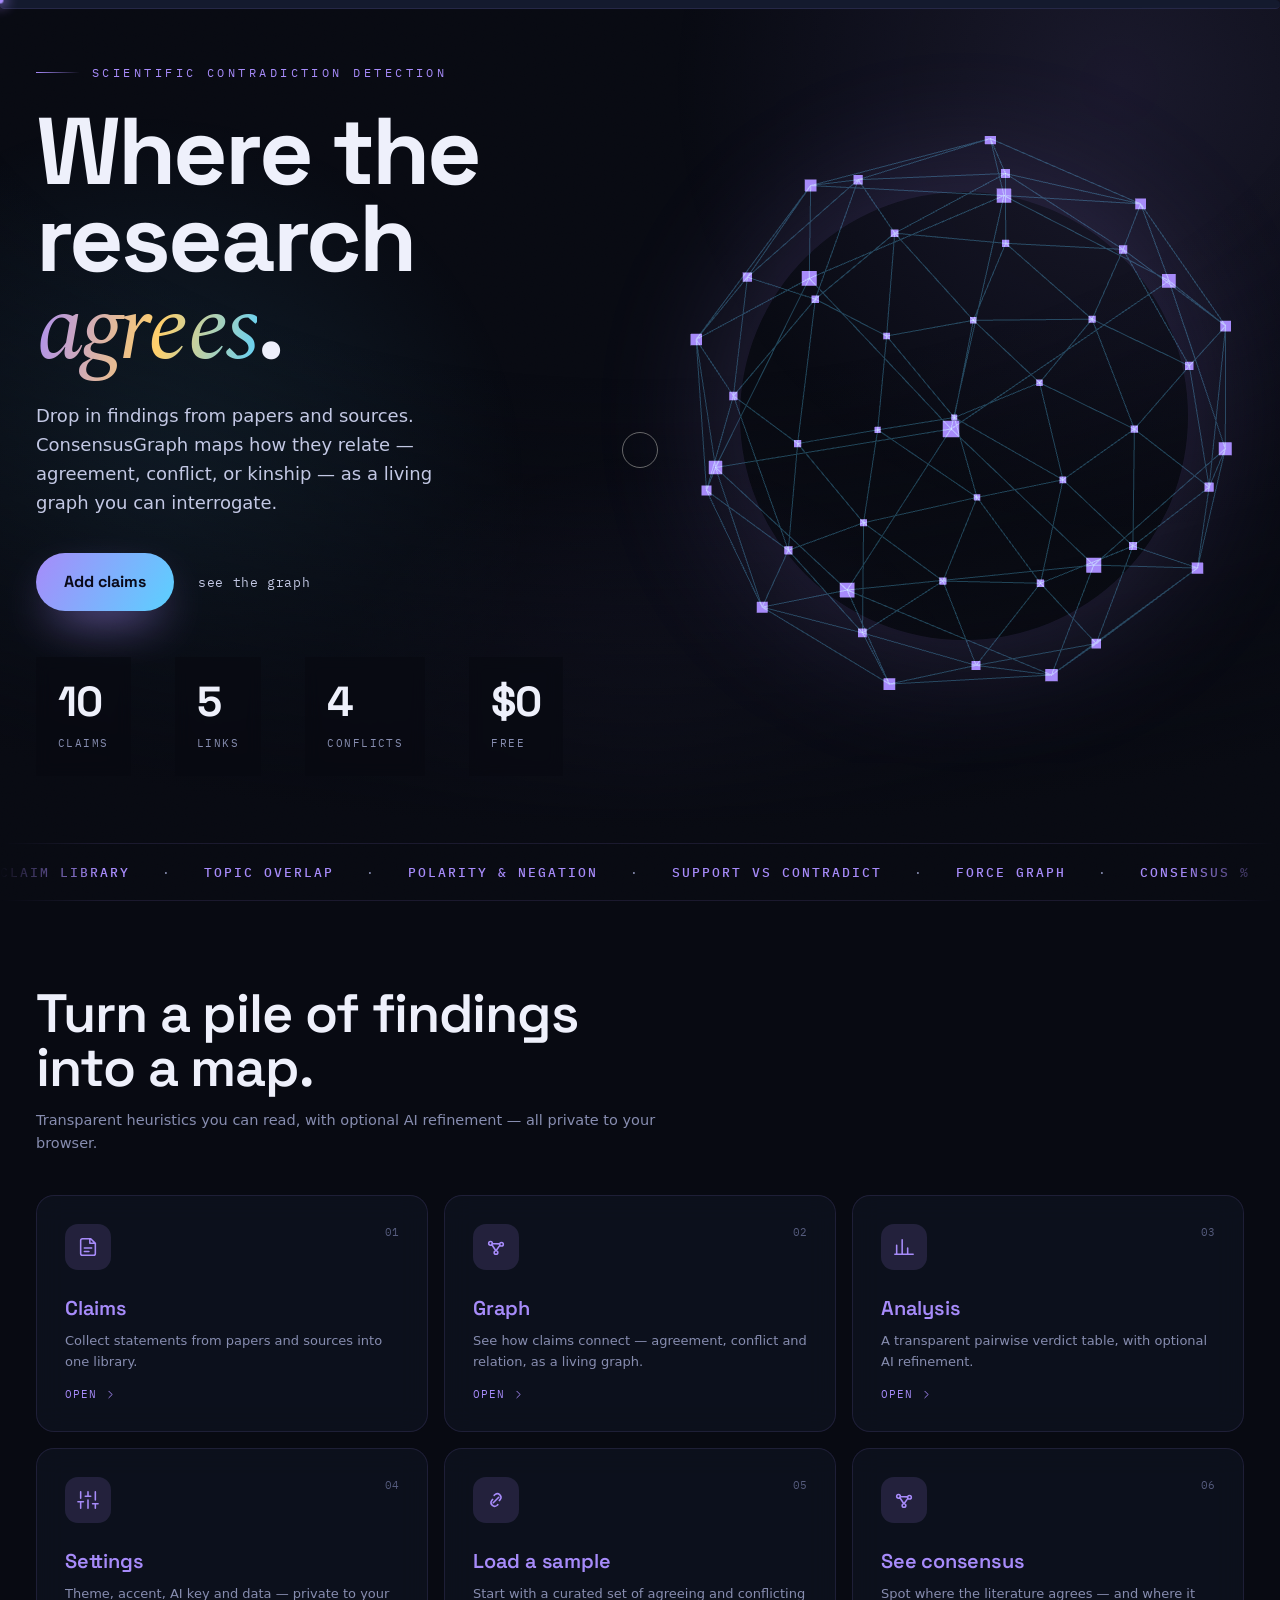
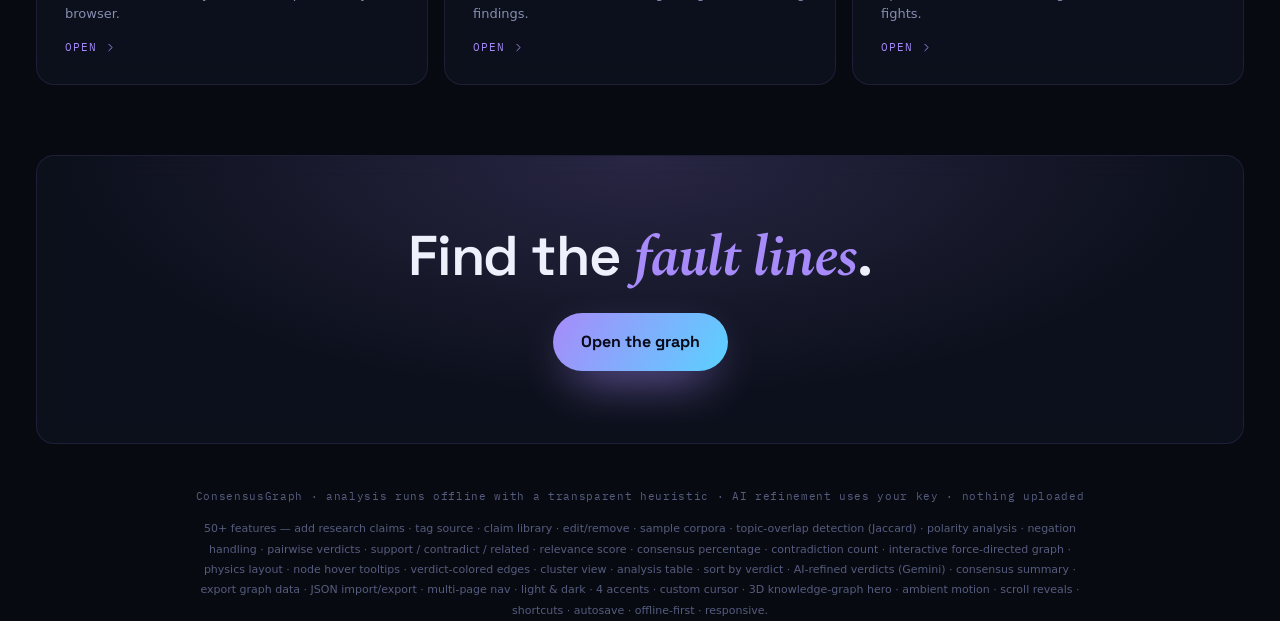
<file: index.html>
<!doctype html><html lang="en" data-theme="dark"><head><meta charset="utf-8"><meta name="viewport" content="width=device-width,initial-scale=1,viewport-fit=cover"><title>ConsensusGraph — where research agrees</title><meta name="description" content="Collect research claims and see where the literature agrees and contradicts — a transparent, offline contradiction-detection graph.">
<link rel="stylesheet" href="core.css"><link rel="stylesheet" href="app.css"></head><body><div id="topbar"></div>
<main class="home">
  <section class="hero2"><div class="hero2-in">
    <div class="hero2-copy reveal"><div class="kicker">Scientific contradiction detection</div><h1>Where the research <em>agrees</em>.</h1><p>Drop in findings from papers and sources. ConsensusGraph maps how they relate — agreement, conflict, or kinship — as a living graph you can interrogate.</p><div class="cta-row"><a class="btn-xl" href="claims.html" data-mag>Add claims</a><a class="btn-ghost" href="graph.html">see the graph</a></div><div class="metastrip" id="meta"></div></div>
    <div class="hero2-visual reveal"><canvas id="hero3d"></canvas></div>
  </div></section>
  <div class="marquee2"><div class="marq-track" id="marq"></div></div>
  <section class="feat2"><div class="feat2-head reveal"><h2>Turn a pile of findings into a map.</h2><p>Transparent heuristics you can read, with optional AI refinement — all private to your browser.</p></div><div class="feat2-grid" id="fgrid"></div></section>
  <section class="cta2"><div class="cta2-in reveal"><h2>Find the <em>fault lines</em>.</h2><a class="btn-xl" href="graph.html" data-mag>Open the graph</a></div></section>
  <div class="foot">ConsensusGraph · analysis runs offline with a transparent heuristic · AI refinement uses your key · nothing uploaded</div>
  <div class="feat" id="featlist"></div>
</main><script src="three.min.js"></script><script src="app.js"></script><script src="core.js"></script></body></html>
</file>
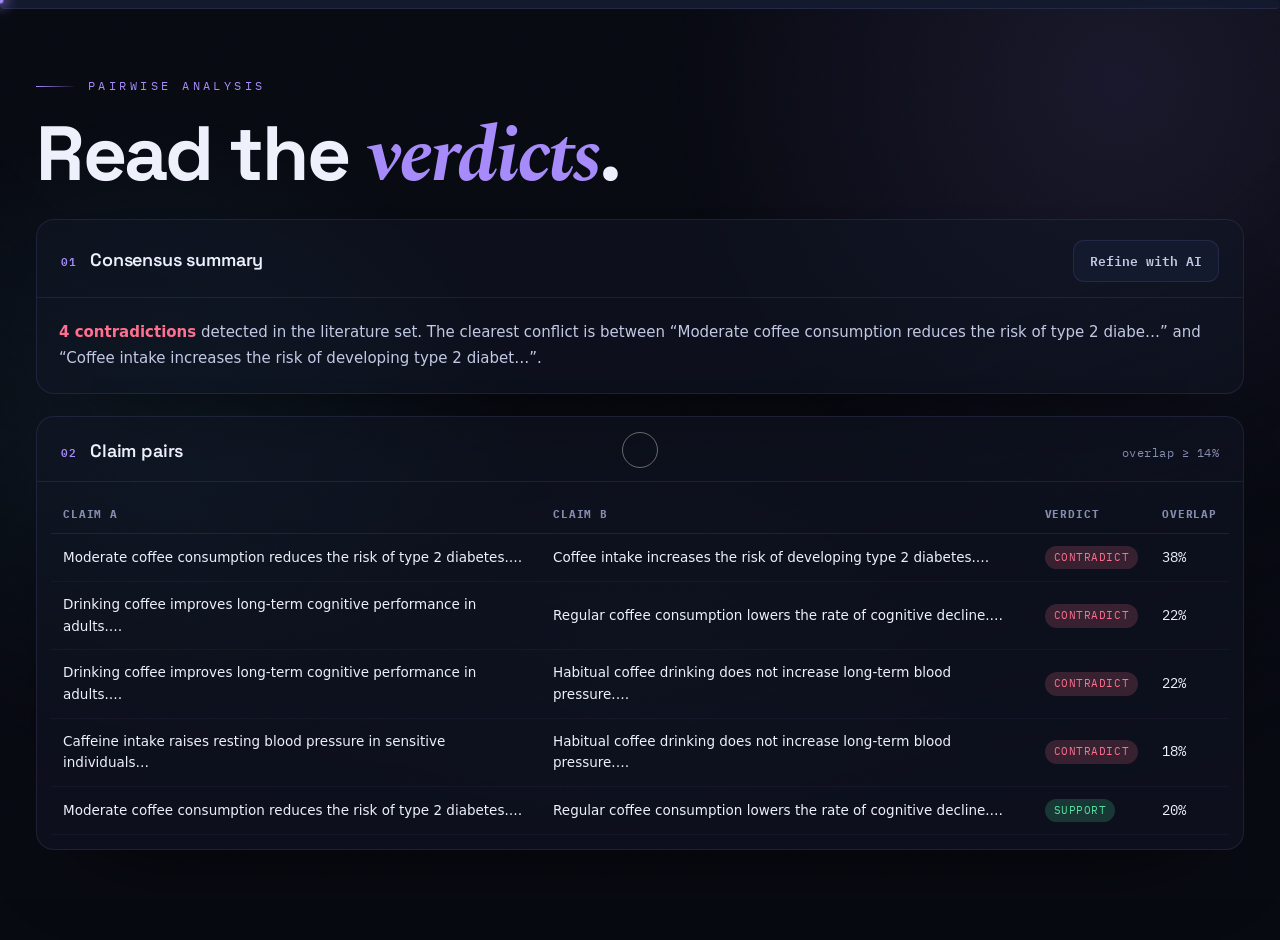
<file: analysis.html>
<!doctype html><html lang="en" data-theme="dark"><head><meta charset="utf-8"><meta name="viewport" content="width=device-width,initial-scale=1,viewport-fit=cover"><title>ConsensusGraph — Analysis</title><meta name="description" content="A transparent pairwise verdict table with optional AI-refined consensus summary.">
<link rel="stylesheet" href="core.css"><link rel="stylesheet" href="app.css"></head><body><div id="topbar"></div>
<main class="shell"><div class="page">
  <section class="phead" style="padding-bottom:24px"><div class="eyebrow">Pairwise analysis</div><h1>Read the <em>verdicts</em>.</h1></section>
  <section class="card reveal" style="margin-bottom:22px"><div class="ch"><h2>Consensus summary</h2><span class="k"><button class="btn" id="aiBtn" data-press>Refine with AI</button></span></div><div style="padding:22px"><p id="summary" style="line-height:1.7;color:var(--ink2)"></p></div></section>
  <section class="card reveal"><div class="ch"><h2>Claim pairs</h2><span class="k">overlap ≥ 14%</span></div><div style="padding:14px;overflow-x:auto" id="tbl"></div></section>
</div></main><script src="three.min.js"></script><script src="app.js"></script><script src="core.js"></script></body></html>
</file>
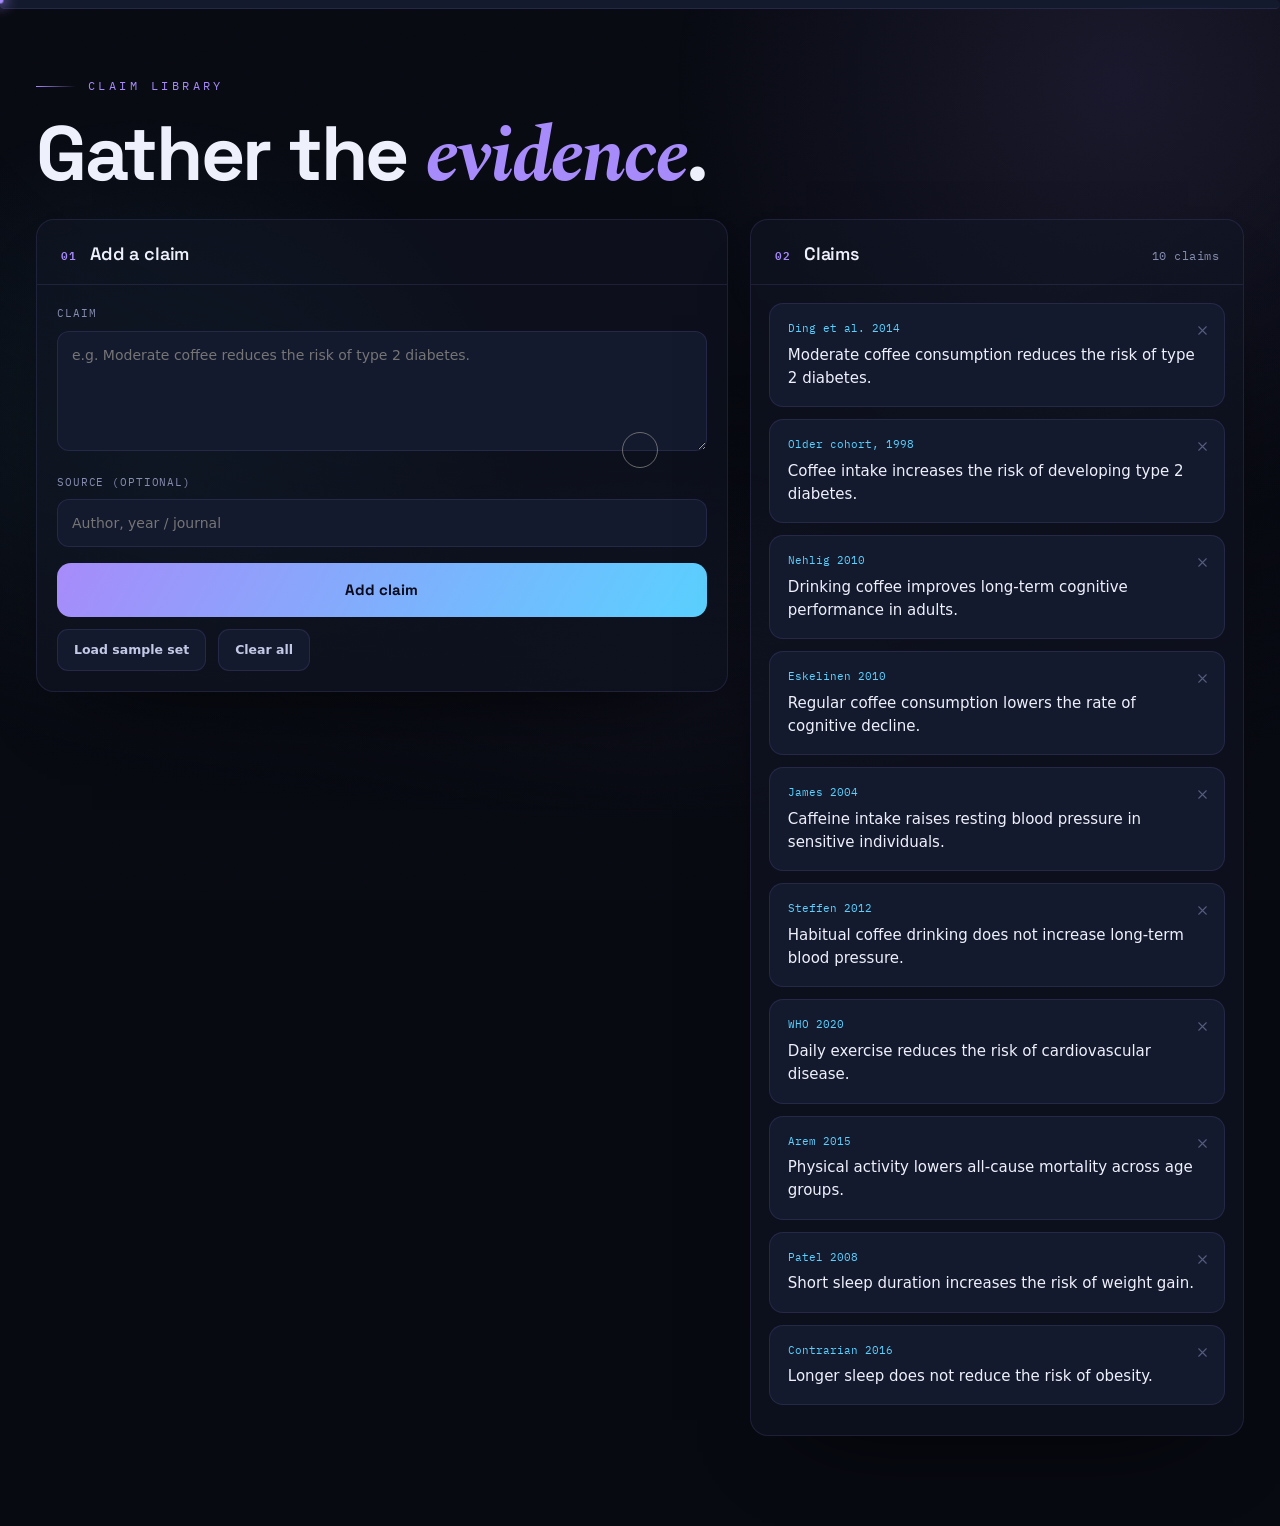
<file: claims.html>
<!doctype html><html lang="en" data-theme="dark"><head><meta charset="utf-8"><meta name="viewport" content="width=device-width,initial-scale=1,viewport-fit=cover"><title>ConsensusGraph — Claims</title><meta name="description" content="Collect research claims with their sources into one library.">
<link rel="stylesheet" href="core.css"><link rel="stylesheet" href="app.css"></head><body><div id="topbar"></div>
<main class="shell"><div class="page">
  <section class="phead" style="padding-bottom:24px"><div class="eyebrow">Claim library</div><h1>Gather the <em>evidence</em>.</h1></section>
  <div class="grid2">
    <div class="col"><section class="card reveal"><div class="ch"><h2>Add a claim</h2></div><div style="padding:20px">
      <div class="fld" style="margin-top:0"><label>Claim</label><textarea class="ta" id="ct" style="min-height:120px" placeholder="e.g. Moderate coffee reduces the risk of type 2 diabetes."></textarea></div>
      <div class="fld"><label>Source (optional)</label><input class="inp" id="cs" placeholder="Author, year / journal"></div>
      <button class="save" data-press id="add" style="margin-top:16px">Add claim</button>
      <div class="row" style="margin-top:12px"><button class="btn" id="sample" data-press>Load sample set</button><button class="btn" id="clear" data-press>Clear all</button></div>
    </div></section></div>
    <div class="col"><section class="card reveal"><div class="ch"><h2>Claims</h2><span class="k" id="cnt"></span></div><div style="padding:18px" id="list"></div></section></div>
  </div>
</div></main><script src="three.min.js"></script><script src="app.js"></script><script src="core.js"></script></body></html>
</file>
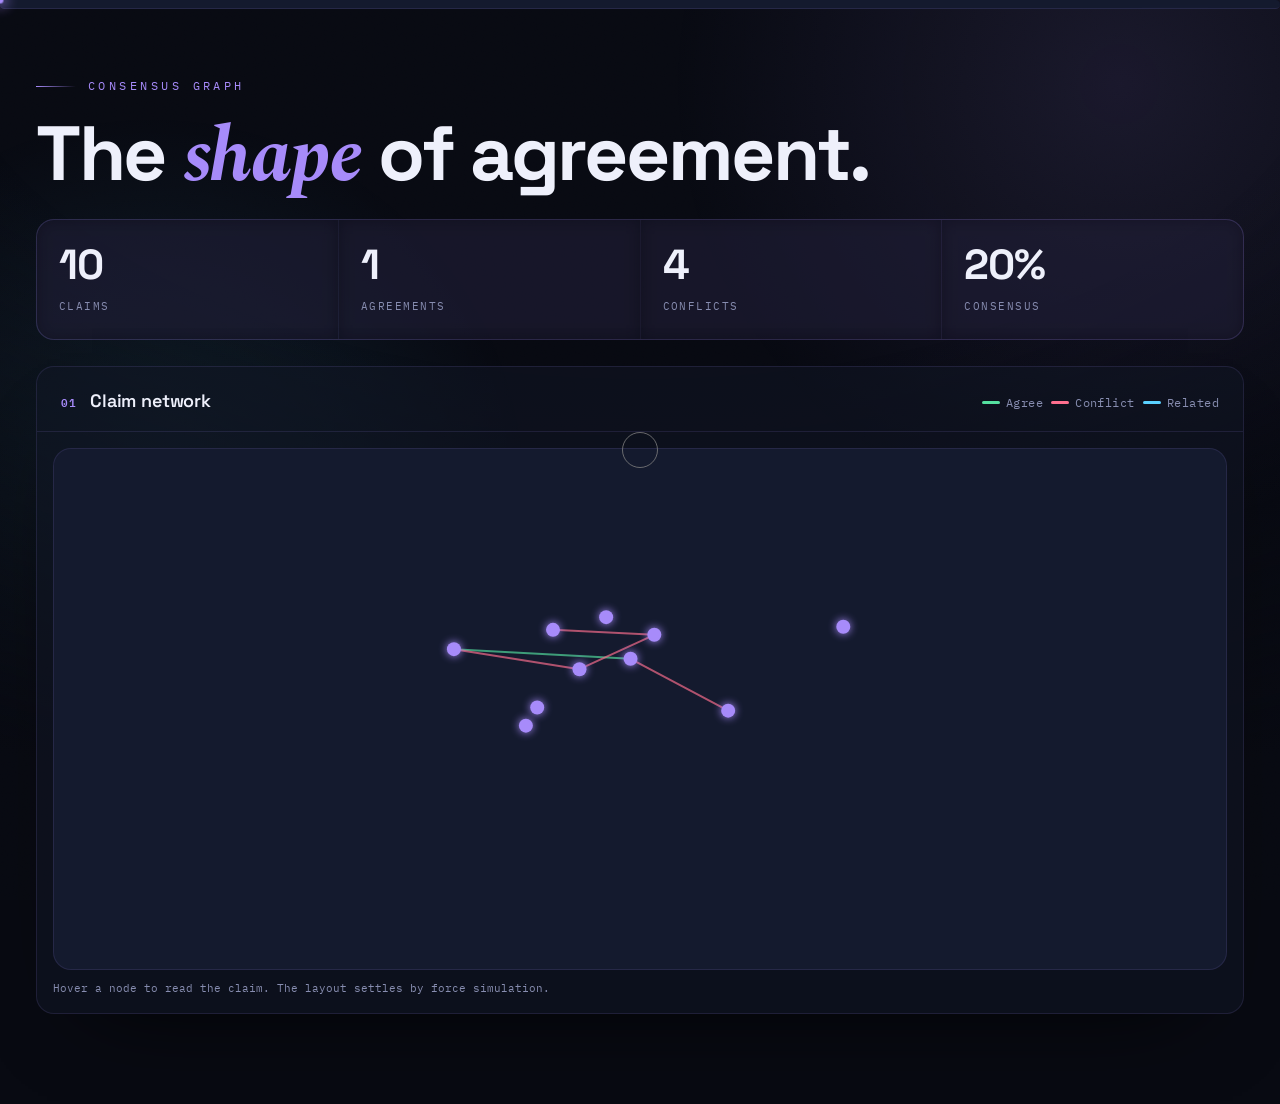
<file: graph.html>
<!doctype html><html lang="en" data-theme="dark"><head><meta charset="utf-8"><meta name="viewport" content="width=device-width,initial-scale=1,viewport-fit=cover"><title>ConsensusGraph — Graph</title><meta name="description" content="An interactive, physics-driven graph of how your claims agree and contradict.">
<link rel="stylesheet" href="core.css"><link rel="stylesheet" href="app.css"></head><body><div id="topbar"></div>
<main class="shell"><div class="page">
  <section class="phead" style="padding-bottom:24px"><div class="eyebrow">Consensus graph</div><h1>The <em>shape</em> of agreement.</h1></section>
  <section class="bigstats" id="gstats"></section>
  <section class="card reveal"><div class="ch"><h2>Claim network</h2><span class="k legend"><span><i style="background:#55e0a0"></i>Agree</span><span><i style="background:#ff6f8f"></i>Conflict</span><span><i style="background:#5ad1ff"></i>Related</span></span></div>
    <div style="padding:16px"><div class="graphwrap" id="graphwrap"><canvas id="graph"></canvas><div class="gtip" id="gtip"></div></div><div style="color:var(--mut);font-family:var(--mono);font-size:11px;margin-top:10px">Hover a node to read the claim. The layout settles by force simulation.</div></div>
  </section>
</div></main><script src="three.min.js"></script><script src="app.js"></script><script src="core.js"></script></body></html>
</file>
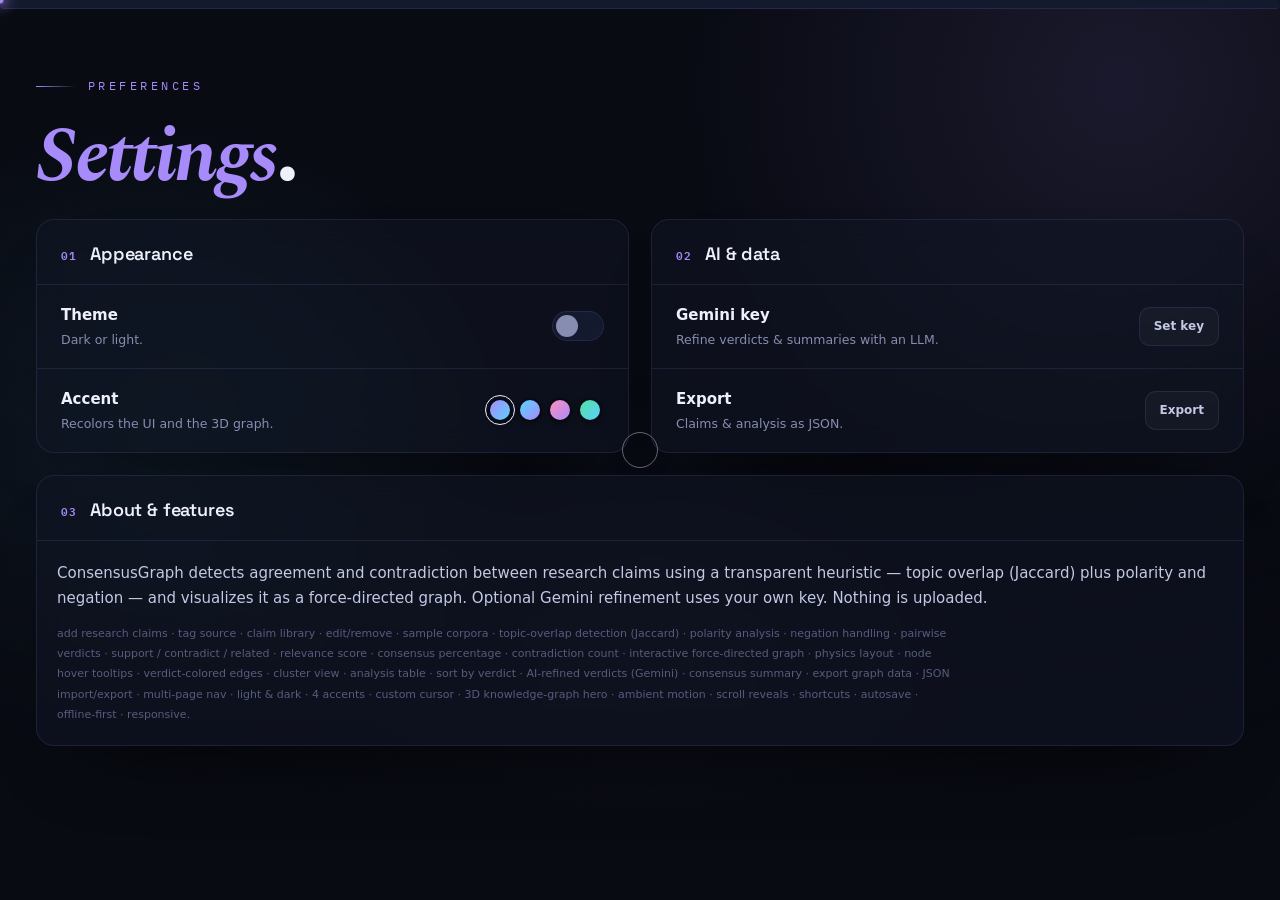
<file: settings.html>
<!doctype html><html lang="en" data-theme="dark"><head><meta charset="utf-8"><meta name="viewport" content="width=device-width,initial-scale=1,viewport-fit=cover"><title>ConsensusGraph — Settings</title><meta name="description" content="Theme, accent, AI key and data.">
<link rel="stylesheet" href="core.css"><link rel="stylesheet" href="app.css"></head><body><div id="topbar"></div>
<main class="shell"><div class="page">
  <section class="phead" style="padding-bottom:24px"><div class="eyebrow">Preferences</div><h1><em>Settings</em>.</h1></section>
  <div class="grid2 even">
    <div class="col"><section class="card reveal"><div class="ch"><h2>Appearance</h2></div>
      <div class="setrow"><div><div class="si">Theme</div><div class="sd">Dark or light.</div></div><button class="toggle" id="themeToggle"></button></div>
      <div class="setrow"><div><div class="si">Accent</div><div class="sd">Recolors the UI and the 3D graph.</div></div><div class="accents" id="accents2"></div></div>
    </section></div>
    <div class="col"><section class="card reveal"><div class="ch"><h2>AI & data</h2></div>
      <div class="setrow"><div><div class="si">Gemini key</div><div class="sd">Refine verdicts & summaries with an LLM.</div></div><button class="ghost" id="keyBtn" data-press>Set key</button></div>
      <div class="setrow"><div><div class="si">Export</div><div class="sd">Claims & analysis as JSON.</div></div><button class="ghost" id="exp" data-press>Export</button></div>
    </section></div>
  </div>
  <section class="card reveal" style="margin-top:22px"><div class="ch"><h2>About & features</h2></div><div style="padding:20px"><p style="color:var(--ink2);line-height:1.7;margin-bottom:12px">ConsensusGraph detects agreement and contradiction between research claims using a transparent heuristic — topic overlap (Jaccard) plus polarity and negation — and visualizes it as a force-directed graph. Optional Gemini refinement uses your own key. Nothing is uploaded.</p><div class="feat" id="featlist" style="text-align:left;margin:0"></div></div></section>
</div></main><script src="three.min.js"></script><script src="app.js"></script><script src="core.js"></script></body></html>
</file>
<file: core.css>
/* ===== core.css — shared design system (driven by CSS vars set in app.css) ===== */
*{box-sizing:border-box;margin:0;padding:0}
html{scroll-behavior:smooth}
body{color:var(--ink);font-family:var(--sans);font-size:15px;line-height:1.6;min-height:100vh;overflow-x:hidden;-webkit-font-smoothing:antialiased;background:var(--bg);counter-reset:card}
#bg3d{position:fixed;inset:0;z-index:0;pointer-events:none}
.vig{position:fixed;inset:0;z-index:1;pointer-events:none;background:radial-gradient(130% 100% at 50% 0%,transparent 42%,var(--bg) 92%)}
.grain{position:fixed;inset:0;z-index:1;pointer-events:none;opacity:.05;mix-blend-mode:overlay;background-image:url("data:image/svg+xml,%3Csvg xmlns='http://www.w3.org/2000/svg' width='140' height='140'%3E%3Cfilter id='n'%3E%3CfeTurbulence type='fractalNoise' baseFrequency='.9' numOctaves='2'/%3E%3C/filter%3E%3Crect width='100%25' height='100%25' filter='url(%23n)'/%3E%3C/svg%3E")}
@media(prefers-reduced-motion:reduce){*{animation-duration:.01ms!important;transition-duration:.01ms!important}}
button,input,select,textarea{font:inherit;color:inherit}
a{color:var(--acc);text-decoration:none}
::selection{background:color-mix(in srgb,var(--acc) 32%,transparent)}
.hidden{display:none!important}
svg.ic{display:inline-block;vertical-align:middle}
/* cursor */
.cur-ring,.cur-dot{position:fixed;top:0;left:0;z-index:9999;pointer-events:none;border-radius:50%;will-change:transform;transform:translate(-50%,-50%)}
.cur-dot{width:7px;height:7px;background:var(--acc);box-shadow:0 0 14px 2px var(--acc)}
.cur-ring{width:36px;height:36px;border:1.5px solid #ffffff66;mix-blend-mode:difference;transition:width .25s cubic-bezier(.22,1.3,.5,1),height .25s cubic-bezier(.22,1.3,.5,1)}
.cur-ring.hov{width:62px;height:62px}
.cur-ring.txt{width:3px;height:28px;border-radius:2px;background:var(--acc);border:none;mix-blend-mode:normal}
.cur-ring.down{width:26px;height:26px}
body.cur{cursor:none}body.cur *{cursor:none!important}
@media(hover:none),(prefers-reduced-motion:reduce){.cur-ring,.cur-dot{display:none!important}body.cur,body.cur *{cursor:auto!important}}
[data-press]{transition:transform .1s cubic-bezier(.3,0,.3,1),background var(--sp),color var(--sp),border-color var(--sp),box-shadow var(--sp)}
[data-press].press{transform:scale(.96)}
/* nav */
.bar{position:sticky;top:0;z-index:40;backdrop-filter:blur(16px) saturate(1.4);background:color-mix(in srgb,var(--bg) 64%,transparent);border-bottom:1px solid var(--hair)}
.bar .in{max-width:1280px;margin:0 auto;padding:15px 36px;display:flex;align-items:center;gap:16px}
@media(max-width:860px){.bar .in{padding:13px 20px}}
.logo{display:flex;align-items:center;gap:12px;font-family:var(--disp);font-weight:var(--logow,700);font-size:21px;letter-spacing:var(--logotrack,-.01em)}
.logo .mk{width:34px;height:34px;border-radius:var(--mkradius,10px);display:grid;place-items:center;background:var(--mkbg,linear-gradient(140deg,var(--acc),var(--acc2)));color:var(--mkfg,#fff);box-shadow:0 8px 24px -8px var(--acc)}
.nav{display:flex;gap:4px;margin-left:10px}
.nav a{padding:8px 14px;border-radius:10px;font-family:var(--navfont,var(--mono));font-size:13px;color:var(--mut);position:relative;transition:color .25s;letter-spacing:.02em}
.nav a:hover{color:var(--ink)}
.nav a.on{color:var(--acc)}
.nav a.on::after{content:"";position:absolute;left:14px;right:14px;bottom:1px;height:2px;border-radius:2px;background:linear-gradient(90deg,var(--acc),var(--acc2))}
.spacer{flex:1}
.accents{display:flex;gap:6px;margin-right:2px}
.ad{width:18px;height:18px;border-radius:50%;cursor:pointer;border:2px solid var(--bg);box-shadow:0 2px 6px -2px #000a}
.ad.on{outline:1.5px solid var(--ink);outline-offset:2px}
.iconbtn{width:38px;height:38px;border-radius:11px;background:var(--panel);border:1px solid var(--hair);cursor:pointer;color:var(--mut);display:grid;place-items:center;backdrop-filter:blur(8px)}
.iconbtn:hover{color:var(--acc);border-color:var(--glassbrd)}
.pill{background:#ffffff0a;border:1px solid var(--glassbrd);border-radius:999px;padding:10px 18px;font-size:13px;font-weight:600;cursor:pointer;color:var(--ink);display:inline-flex;align-items:center;gap:8px}
.pill:hover{border-color:#ffffff40}
.pill.primary{background:linear-gradient(120deg,var(--acc),var(--acc2));border:none;color:var(--onacc,#07140e);box-shadow:0 16px 36px -14px var(--acc);font-weight:700}
.navtoggle{display:none}
@media(max-width:860px){.nav{position:fixed;top:60px;left:0;right:0;flex-direction:column;background:var(--panelsolid);border-bottom:1px solid var(--hair);padding:10px;margin:0;z-index:39;transform:translateY(-130%);transition:transform .35s cubic-bezier(.22,1,.36,1);gap:2px}.nav.open{transform:translateY(0)}.nav a.on::after{display:none}.nav a.on{background:var(--hair)}.navtoggle{display:grid}}
/* shell + landing */
.shell{max-width:1280px;margin:0 auto;padding:0 36px 90px;position:relative;z-index:3}
@media(max-width:860px){.shell{padding:0 20px 70px}}
.page{animation:rise .6s cubic-bezier(.22,1,.36,1) both}
@keyframes rise{from{opacity:0;transform:translateY(22px)}}
.home{position:relative;z-index:3}
.hero2{min-height:calc(100vh - 66px);display:flex;align-items:center;padding:20px 0 40px}
.hero2-in{max-width:1280px;margin:0 auto;padding:0 36px;display:grid;grid-template-columns:1.02fr .98fr;gap:44px;align-items:center;width:100%}
@media(max-width:980px){.hero2-in{grid-template-columns:1fr;gap:24px;padding:0 20px}.hero2{min-height:auto;padding:36px 0}}
.kicker{display:inline-flex;align-items:center;gap:12px;font-family:var(--mono);font-size:11.5px;letter-spacing:.3em;text-transform:uppercase;color:var(--acc);margin-bottom:26px}
.kicker::before{content:"";width:44px;height:1px;background:linear-gradient(90deg,var(--acc),transparent)}
.hero2 h1{font-family:var(--disp);font-weight:var(--h1w,700);font-size:clamp(48px,7.4vw,110px);line-height:.92;letter-spacing:-.03em}
.hero2 h1 em{font-style:var(--emstyle,italic);font-weight:var(--emw,400);font-family:var(--emfont,var(--disp));background:linear-gradient(100deg,var(--acc),var(--amb) 55%,var(--acc2));-webkit-background-clip:text;background-clip:text;color:transparent}
.hero2 p{margin-top:26px;max-width:440px;font-size:18px;line-height:1.62;color:var(--ink2)}
.cta-row{margin-top:36px;display:flex;align-items:center;gap:16px;flex-wrap:wrap}
.btn-xl{display:inline-flex;align-items:center;gap:12px;background:linear-gradient(120deg,var(--acc),var(--acc2));color:var(--onacc,#07140e);font-family:var(--disp);font-weight:700;font-size:16px;padding:16px 28px;border-radius:999px;box-shadow:0 20px 50px -18px var(--acc);transition:transform .3s}
.btn-xl:hover{transform:translateY(-2px)}
.btn-ghost{color:var(--ink2);font-family:var(--mono);font-size:12.5px;letter-spacing:.05em;padding:14px 8px}
.btn-ghost:hover{color:var(--acc)}
.metastrip{margin-top:46px;display:flex;gap:44px;flex-wrap:wrap}
.metastrip .m .n{font-family:var(--disp);font-weight:700;font-size:34px;line-height:1;letter-spacing:-.02em}
.metastrip .m .n em{font-style:normal;color:var(--acc)}
.metastrip .m .l{font-family:var(--mono);font-size:10px;letter-spacing:.14em;text-transform:uppercase;color:var(--mut);margin-top:8px}
.hero2-visual{position:relative;aspect-ratio:1/1;max-width:560px;width:100%;justify-self:end}
@media(max-width:980px){.hero2-visual{max-width:380px;margin:0 auto;justify-self:center}}
.hero2-visual canvas{position:absolute;inset:0;width:100%;height:100%}
.hero2-visual::after{content:"";position:absolute;inset:10%;border-radius:50%;box-shadow:0 0 130px 24px color-mix(in srgb,var(--acc) 16%,transparent);pointer-events:none}
.marquee2{border-top:1px solid var(--hair);border-bottom:1px solid var(--hair);overflow:hidden;padding:18px 0;-webkit-mask:linear-gradient(90deg,transparent,#000 8%,#000 92%,transparent)}
.marq-track{display:flex;width:max-content;animation:marq 30s linear infinite;font-family:var(--mono);font-size:12.5px;letter-spacing:.16em;text-transform:uppercase;color:var(--mut)}
.marq-track span{display:flex;align-items:center;gap:32px;padding-right:32px}
.marq-track b{color:var(--acc);font-weight:500}
@keyframes marq{to{transform:translateX(-50%)}}
@media(prefers-reduced-motion:reduce){.marq-track{animation:none}}
.feat2{max-width:1280px;margin:0 auto;padding:86px 36px 40px}
@media(max-width:980px){.feat2{padding:54px 20px 20px}}
.feat2-head{margin-bottom:40px;max-width:640px}
.feat2-head h2{font-family:var(--disp);font-weight:var(--h2w,600);font-size:clamp(30px,4.4vw,54px);line-height:1;letter-spacing:-.02em}
.feat2-head p{color:var(--mut);font-size:14.5px;margin-top:14px}
.feat2-grid{display:grid;grid-template-columns:repeat(3,1fr);gap:16px}
@media(max-width:820px){.feat2-grid{grid-template-columns:1fr 1fr}}
@media(max-width:520px){.feat2-grid{grid-template-columns:1fr}}
.fcell{position:relative;padding:28px;border-radius:var(--r2);background:var(--panel);backdrop-filter:blur(14px);border:1px solid var(--hair);min-height:200px;display:flex;flex-direction:column;overflow:hidden;transition:transform .4s cubic-bezier(.22,1,.36,1),border-color .4s}
.fcell:hover{transform:translateY(-5px);border-color:var(--glassbrd)}
.fcell .fi{width:46px;height:46px;border-radius:13px;display:grid;place-items:center;color:var(--acc);background:color-mix(in srgb,var(--acc) 12%,transparent);margin-bottom:auto}
.fcell .fx{position:absolute;top:28px;right:28px;font-family:var(--mono);font-size:11px;color:var(--dim)}
.fcell h3{font-family:var(--disp);font-weight:600;font-size:20px;margin-top:22px;letter-spacing:-.01em}
.fcell p{color:var(--mut);font-size:13px;line-height:1.55;margin-top:7px}
.fcell .go{font-family:var(--mono);font-size:11px;letter-spacing:.08em;text-transform:uppercase;color:var(--acc);margin-top:14px;display:flex;align-items:center;gap:7px}
.fcell .go .ic{transition:transform .35s}.fcell:hover .go .ic{transform:translateX(5px)}
.cta2{max-width:1280px;margin:30px auto 0;padding:0 36px}
.cta2-in{position:relative;overflow:hidden;border-radius:var(--r2);border:1px solid var(--hair);padding:72px 40px;text-align:center;background:var(--panel);backdrop-filter:blur(14px)}
.cta2-in::before{content:"";position:absolute;inset:0;background:radial-gradient(80% 140% at 50% 0%,color-mix(in srgb,var(--acc) 18%,transparent),transparent 60%)}
.cta2-in h2{position:relative;font-family:var(--disp);font-weight:var(--h2w,600);font-size:clamp(30px,4.6vw,56px);line-height:1;letter-spacing:-.02em}
.cta2-in h2 em{font-style:var(--emstyle,italic);font-family:var(--emfont,var(--disp));color:var(--acc)}
.cta2-in .btn-xl{position:relative;margin-top:26px}
/* page head */
.phead{padding:68px 0 36px;max-width:960px;position:relative}
@media(max-width:860px){.phead{padding:44px 0 26px}}
.eyebrow{font-family:var(--mono);font-size:11.5px;letter-spacing:.3em;text-transform:uppercase;color:var(--acc);margin-bottom:22px;display:flex;align-items:center;gap:12px}
.eyebrow::before{content:"";width:40px;height:1px;background:linear-gradient(90deg,var(--acc),transparent)}
.phead h1{font-family:var(--disp);font-weight:var(--h1w,700);font-size:clamp(40px,6vw,86px);line-height:.96;letter-spacing:-.03em}
.phead h1 em{font-style:var(--emstyle,italic);font-family:var(--emfont,var(--disp));color:var(--acc)}
.phead .lede{margin-top:20px;font-size:17px;line-height:1.6;color:var(--ink2);max-width:560px}
.reveal{opacity:0;transform:translateY(28px)}
.reveal.in{opacity:1;transform:none;transition:opacity .8s cubic-bezier(.22,1,.36,1),transform .8s cubic-bezier(.22,1,.36,1)}
/* cards + grid */
.card{position:relative;border-radius:var(--r2);background:var(--panel);backdrop-filter:blur(14px);border:1px solid var(--hair);box-shadow:0 40px 90px -56px #000}
.card .ch{display:flex;align-items:baseline;justify-content:space-between;gap:14px;padding:20px 24px 15px;border-bottom:1px solid var(--hair)}
.card .ch h2{font-family:var(--disp);font-weight:600;font-size:18px;letter-spacing:-.01em;display:flex;align-items:baseline;gap:13px}
.card .ch h2::before{counter-increment:card;content:counter(card,decimal-leading-zero);font-family:var(--mono);font-size:11px;color:var(--acc);letter-spacing:.1em}
.card .ch .k{font-family:var(--mono);font-size:11.5px;color:var(--mut);display:flex;gap:8px;align-items:center;letter-spacing:.04em}
.grid2{display:grid;grid-template-columns:1.4fr 1fr;gap:22px;align-items:start}
@media(max-width:900px){.grid2{grid-template-columns:1fr}}
.grid2.even{grid-template-columns:1fr 1fr}
@media(max-width:900px){.grid2.even{grid-template-columns:1fr}}
.col{display:flex;flex-direction:column;gap:22px;min-width:0}
/* stats */
.bigstats{display:grid;grid-template-columns:repeat(4,1fr);gap:1px;margin-bottom:26px;background:var(--hair);border:1px solid var(--hair);border-radius:var(--r2);overflow:hidden}
@media(max-width:700px){.bigstats{grid-template-columns:1fr 1fr}}
.bstat{padding:24px 22px;background:color-mix(in srgb,var(--bg) 55%,transparent);backdrop-filter:blur(8px)}
.bstat .n{font-family:var(--disp);font-weight:700;font-size:42px;color:var(--ink);line-height:1;letter-spacing:-.03em}
.bstat .n em{font-style:normal;color:var(--acc)}.bstat .n .u{font-size:16px;color:var(--mut)}
.bstat .l{font-family:var(--mono);font-size:10.5px;letter-spacing:.14em;text-transform:uppercase;color:var(--mut);margin-top:12px}
/* forms + controls */
.row{display:flex;gap:12px;flex-wrap:wrap;align-items:center}
.fld{margin-top:16px}.fld label{display:block;font-family:var(--mono);font-size:11px;letter-spacing:.08em;text-transform:uppercase;color:var(--mut);margin-bottom:8px}
.inp,.ta,select.inp{width:100%;background:var(--panel2);border:1px solid var(--hair);border-radius:12px;color:var(--ink);font-family:var(--sans);font-size:14px;padding:12px 14px;outline:none}
.ta{min-height:220px;line-height:1.6;resize:vertical}
.inp:focus,.ta:focus{border-color:var(--glassbrd)}
.btn{background:var(--panel2);border:1px solid var(--hair);border-radius:11px;padding:10px 16px;font-size:12.5px;font-weight:600;cursor:pointer;color:var(--ink2);display:inline-flex;align-items:center;gap:8px}
.btn:hover{color:var(--acc);border-color:var(--glassbrd)}
.btn.primary{background:linear-gradient(120deg,var(--acc),var(--acc2));color:var(--onacc,#07140e);border:none;font-weight:700}
.seg{display:flex;flex-wrap:wrap;gap:8px}
.seg button{border:1px solid var(--hair);background:transparent;border-radius:999px;padding:9px 15px;font-size:13px;cursor:pointer;color:var(--ink2);transition:all .25s}
.seg button:hover{border-color:var(--glassbrd)}
.seg button.on{background:linear-gradient(120deg,var(--acc),var(--acc2));color:var(--onacc,#07140e);border-color:transparent;font-weight:600}
.slider{display:flex;align-items:center;gap:12px;font-family:var(--mono);font-size:12px;color:var(--mut)}
.slider input[type=range]{accent-color:var(--acc);flex:1}
.chips{display:flex;flex-wrap:wrap;gap:8px}
.chip{background:var(--panel2);border:1px solid var(--hair);border-radius:999px;padding:8px 13px;font-size:12.5px;color:var(--ink2);cursor:pointer;display:flex;align-items:center;gap:7px}
.chip:hover{border-color:var(--glassbrd);color:var(--acc)}.chip .rm{color:var(--dim)}.chip .rm:hover{color:var(--rose)}
.metrics{display:grid;grid-template-columns:repeat(3,1fr);gap:18px}
@media(max-width:600px){.metrics{grid-template-columns:1fr 1fr}}
.metric .n{font-family:var(--disp);font-weight:700;font-size:28px;letter-spacing:-.01em}.metric .n em{font-style:normal;color:var(--acc)}
.metric .l{font-family:var(--mono);font-size:10px;letter-spacing:.1em;text-transform:uppercase;color:var(--mut);margin-top:6px}
.bar{height:9px;border-radius:5px;background:var(--panel2);overflow:hidden}.bar i{display:block;height:100%;border-radius:5px;background:linear-gradient(90deg,var(--acc),var(--acc2));transition:width .8s cubic-bezier(.22,1,.36,1)}
.listrow{display:flex;align-items:center;gap:14px;padding:14px 16px;background:var(--panel2);border:1px solid var(--hair);border-radius:14px;transition:transform .25s,border-color .25s}
.listrow:hover{transform:translateX(3px);border-color:var(--glassbrd)}
table.tbl{width:100%;border-collapse:collapse;font-size:13.5px}
table.tbl th{text-align:left;font-family:var(--mono);font-size:10.5px;letter-spacing:.08em;text-transform:uppercase;color:var(--mut);padding:10px 12px;border-bottom:1px solid var(--hair)}
table.tbl td{padding:12px;border-bottom:1px solid var(--hair2)}
table.tbl tr:hover td{background:color-mix(in srgb,var(--acc) 5%,transparent)}
/* settings */
.setrow{display:flex;align-items:center;justify-content:space-between;gap:16px;padding:18px 24px;border-bottom:1px solid var(--hair)}
.setrow:last-child{border-bottom:none}
.setrow .si{font-weight:600}.setrow .sd{color:var(--mut);font-size:12.5px;margin-top:3px}
.toggle{width:52px;height:30px;border-radius:999px;background:var(--panel2);border:1px solid var(--hair);cursor:pointer;position:relative;flex:none;transition:background .3s}
.toggle::after{content:"";position:absolute;top:3px;left:3px;width:22px;height:22px;border-radius:50%;background:var(--mut);transition:transform .3s cubic-bezier(.34,1.4,.5,1),background .3s}
.toggle.on{background:color-mix(in srgb,var(--acc) 40%,var(--panel2))}.toggle.on::after{transform:translateX(22px);background:var(--acc)}
.ghost{background:#ffffff08;border:1px solid var(--hair);border-radius:11px;padding:9px 14px;font-size:12px;font-weight:600;cursor:pointer;color:var(--ink2);display:inline-flex;gap:7px;align-items:center}
.ghost:hover{border-color:var(--acc);color:var(--ink)}
.empty{text-align:center;color:var(--mut);padding:44px 20px}
.foot{text-align:center;color:var(--dim);font-family:var(--mono);font-size:11px;padding:44px 0 14px;letter-spacing:.06em}
.feat{max-width:900px;margin:0 auto;color:var(--dim);font-size:11px;line-height:1.85;text-align:center}
.tiles .fcell .fi,.feat2-grid .fcell .fi{background:color-mix(in srgb,var(--acc) 14%,transparent)}
/* toast + modal */
.toast{position:fixed;left:50%;bottom:28px;transform:translate(-50%,16px);z-index:60;background:var(--panelsolid);color:var(--ink);border:1px solid var(--glassbrd);border-radius:14px;padding:13px 22px;font-weight:600;font-size:13.5px;opacity:0;pointer-events:none;transition:opacity .35s,transform .35s cubic-bezier(.34,1.4,.5,1);box-shadow:0 24px 50px -18px #000}
.toast.on{opacity:1;transform:translate(-50%,0)}
.menupop{position:fixed;background:var(--panelsolid);border:1px solid var(--glassbrd);box-shadow:0 24px 50px -18px #000;border-radius:14px;padding:7px;z-index:55;min-width:200px}
.menupop button{display:flex;gap:10px;align-items:center;width:100%;text-align:left;border:none;background:transparent;padding:10px 12px;border-radius:10px;font-weight:600;cursor:pointer;color:var(--ink);font-size:13px}
.menupop button:hover{background:var(--panel2)}
.scrim{position:fixed;inset:0;z-index:70;background:#030409b0;backdrop-filter:blur(12px);display:flex;align-items:center;justify-content:center;padding:20px;opacity:0;pointer-events:none;transition:opacity .35s}
.scrim.on{opacity:1;pointer-events:auto}
.modal{background:var(--panelsolid);border:1px solid var(--glassbrd);border-radius:var(--r2);max-width:520px;width:100%;max-height:88vh;overflow:auto;padding:28px;transform:translateY(20px);transition:transform .35s cubic-bezier(.34,1.4,.5,1);box-shadow:0 60px 120px -30px #000}
.scrim.on .modal{transform:none}
.modal h3{font-family:var(--disp);font-weight:700;font-size:21px;display:flex;justify-content:space-between;align-items:center;margin-bottom:8px}
.modal p{color:var(--mut);font-size:14px;line-height:1.55;margin-bottom:12px}
.close{border:none;background:var(--panel2);width:34px;height:34px;border-radius:11px;cursor:pointer;color:var(--mut);display:grid;place-items:center}
.save{width:100%;border:none;border-radius:14px;padding:15px;background:linear-gradient(120deg,var(--acc),var(--acc2));color:var(--onacc,#07140e);font-family:var(--disp);font-weight:700;cursor:pointer;margin-top:22px;font-size:15px}
</file>
<file: app.css>
@import url('https://fonts.googleapis.com/css2?family=Spectral:ital,wght@0,300;0,400;0,500;1,300;1,400&family=Space+Grotesk:wght@500;600;700&family=IBM+Plex+Mono:wght@400;500;600&display=swap');
:root{
  --bg:#080a12;--bg2:#0c0f1b;--panel:rgba(18,22,38,.55);--panelsolid:#0e1220;--panel2:#141a2e;
  --ink:#eef0fb;--ink2:#c3c8e4;--mut:#878db0;--dim:#565c7e;--hair:#a78bfa1f;--hair2:#a78bfa0e;--glassbrd:#a78bfa40;
  --acc:#a78bfa;--acc2:#5ad1ff;--amb:#ffcf6b;--grn:#55e0a0;--rose:#ff6f8f;--onacc:#0a0a1a;
  --disp:'Space Grotesk',system-ui,sans-serif;--serif:'Spectral',Georgia,serif;--sans:'Inter',system-ui,sans-serif;--mono:'IBM Plex Mono',ui-monospace,monospace;
  --emstyle:italic;--emw:400;--emfont:var(--serif);--r:12px;--r2:18px;--sp:.35s;--mkradius:9px;
}
:root[data-theme="light"]{--bg:#f3f3fb;--bg2:#e9e9f6;--panel:rgba(255,255,255,.66);--panelsolid:#fff;--panel2:#eeeefa;--ink:#141627;--ink2:#3c3f5c;--mut:#646a8a;--dim:#a2a6c2;--hair:#5a3ad019;--hair2:#5a3ad00c;--glassbrd:#5a3ad040;--onacc:#0a0a1a}
.hero2 h1 em,.phead h1 em,.cta2-in h2 em{font-family:var(--serif)}
.claim{background:var(--panel2);border:1px solid var(--hair);border-radius:14px;padding:16px 18px;margin-bottom:12px;position:relative}
.claim .src{font-family:var(--mono);font-size:11px;color:var(--acc2);margin-bottom:6px}
.claim .txt{line-height:1.55}
.claim .rm{position:absolute;top:14px;right:14px;color:var(--dim);cursor:pointer}.claim .rm:hover{color:var(--rose)}
.graphwrap{position:relative;border-radius:var(--r2);background:var(--panel2);border:1px solid var(--hair);overflow:hidden}
#graph{display:block;width:100%;height:520px}
.gtip{position:absolute;pointer-events:none;background:var(--panelsolid);border:1px solid var(--glassbrd);border-radius:10px;padding:10px 12px;font-size:12.5px;max-width:260px;opacity:0;transition:opacity .2s;box-shadow:0 20px 40px -16px #000;z-index:5}
.verdict{display:inline-flex;align-items:center;gap:7px;font-family:var(--mono);font-size:11px;padding:3px 9px;border-radius:999px;text-transform:uppercase;letter-spacing:.05em}
.verdict.support{background:color-mix(in srgb,var(--grn) 18%,transparent);color:var(--grn)}
.verdict.contradict{background:color-mix(in srgb,var(--rose) 18%,transparent);color:var(--rose)}
.verdict.related{background:color-mix(in srgb,var(--acc2) 18%,transparent);color:var(--acc2)}
.legend{display:flex;gap:18px;flex-wrap:wrap;font-family:var(--mono);font-size:11px;color:var(--mut)}
.legend i{display:inline-block;width:18px;height:3px;border-radius:2px;margin-right:6px;vertical-align:3px}
</file>
